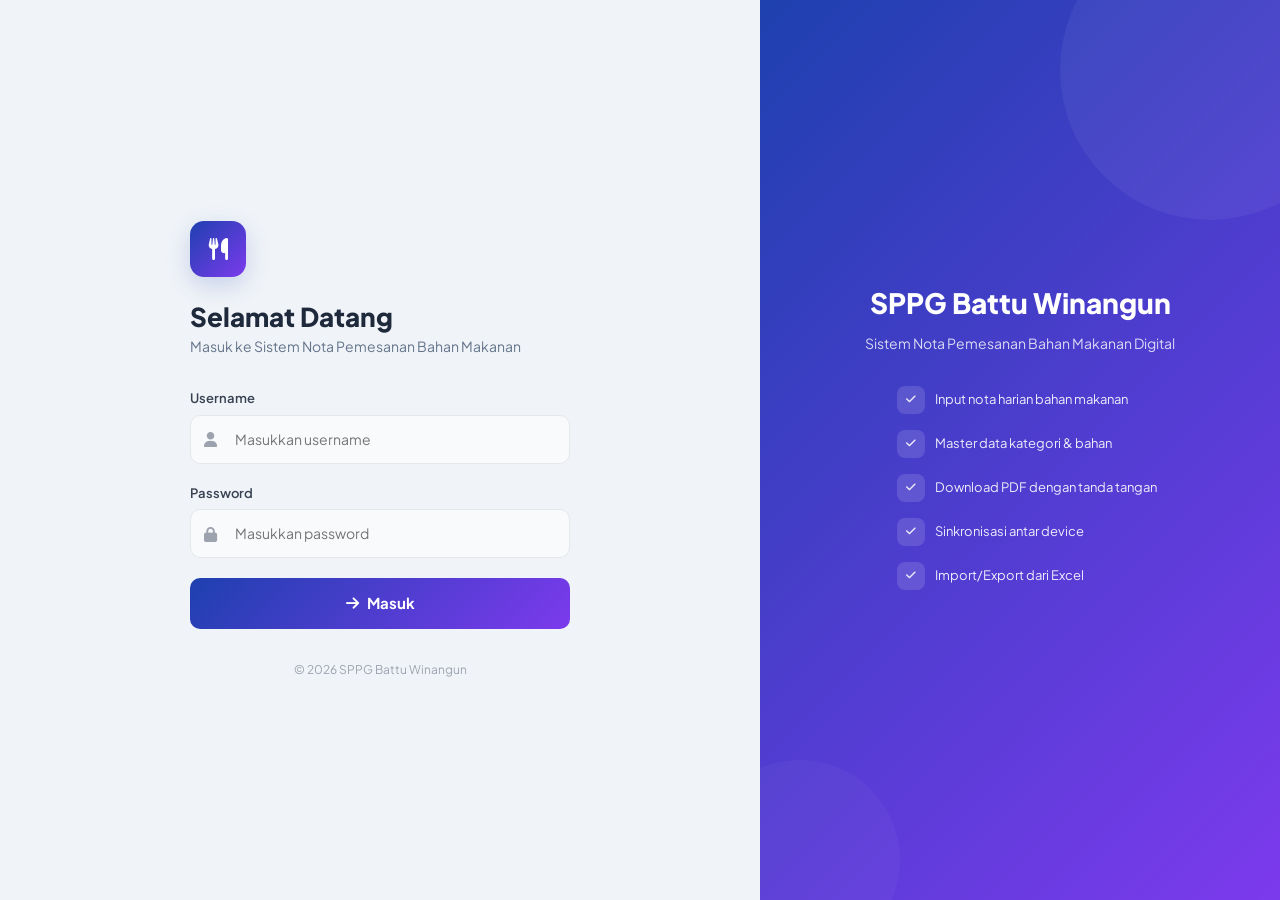
<file: index.html>
<!DOCTYPE html>
<html lang="id">
<head>
<meta charset="UTF-8">
<meta name="viewport" content="width=device-width,initial-scale=1">
<title>SPPG - Login</title>
<link href="https://cdn.jsdelivr.net/npm/bootstrap@5.3.3/dist/css/bootstrap.min.css" rel="stylesheet">
<link href="https://cdnjs.cloudflare.com/ajax/libs/font-awesome/6.5.1/css/all.min.css" rel="stylesheet">
<link href="https://fonts.googleapis.com/css2?family=Plus+Jakarta+Sans:wght@300;400;500;600;700;800&display=swap" rel="stylesheet">
<style>
*{margin:0;padding:0;box-sizing:border-box}
body{font-family:'Plus Jakarta Sans',sans-serif;min-height:100vh;display:flex;background:#f0f4f8}
.login-left{flex:1;display:flex;align-items:center;justify-content:center;padding:40px}
.login-right{width:520px;background:linear-gradient(135deg,#1e40af 0%,#7c3aed 100%);display:flex;align-items:center;justify-content:center;padding:60px;position:relative;overflow:hidden}
.login-right::before{content:'';position:absolute;width:300px;height:300px;background:rgba(255,255,255,.05);border-radius:50%;top:-80px;right:-80px}
.login-right::after{content:'';position:absolute;width:200px;height:200px;background:rgba(255,255,255,.03);border-radius:50%;bottom:-60px;left:-60px}
.right-content{position:relative;z-index:2;color:#fff;text-align:center}
.right-content h2{font-size:28px;font-weight:800;margin-bottom:12px}
.right-content p{font-size:14px;opacity:.8;line-height:1.6}
.right-content .feature-list{text-align:left;margin-top:24px}
.right-content .feature-list li{display:flex;align-items:center;gap:10px;padding:8px 0;font-size:13px;opacity:.9}
.right-content .feature-list li i{width:28px;height:28px;background:rgba(255,255,255,.15);border-radius:8px;display:flex;align-items:center;justify-content:center;font-size:11px}
.login-box{width:100%;max-width:380px}
.login-box .logo{width:56px;height:56px;background:linear-gradient(135deg,#1e40af,#7c3aed);border-radius:14px;display:flex;align-items:center;justify-content:center;margin-bottom:24px;box-shadow:0 8px 24px rgba(30,64,175,.2)}
.login-box .logo i{font-size:22px;color:#fff}
.login-box h1{font-size:26px;font-weight:800;color:#1e293b;margin-bottom:4px}
.login-box .subtitle{color:#64748b;font-size:14px;margin-bottom:32px}
.form-group{margin-bottom:20px}
.form-group label{display:block;font-size:13px;font-weight:600;color:#374151;margin-bottom:6px}
.form-group .input-icon{position:relative}
.form-group .input-icon i{position:absolute;left:14px;top:50%;transform:translateY(-50%);color:#9ca3af;font-size:15px}
.form-group input{width:100%;padding:13px 14px 13px 44px;border:1.5px solid #e5e7eb;border-radius:10px;font-size:14px;font-family:inherit;transition:all .2s;background:#f9fafb}
.form-group input:focus{outline:none;border-color:#1e40af;background:#fff;box-shadow:0 0 0 3px rgba(30,64,175,.08)}
.btn-login{width:100%;padding:14px;background:linear-gradient(135deg,#1e40af,#7c3aed);color:#fff;border:none;border-radius:10px;font-size:15px;font-weight:700;cursor:pointer;transition:all .2s;font-family:inherit}
.btn-login:hover{transform:translateY(-1px);box-shadow:0 8px 24px rgba(30,64,175,.3)}
.error-box{background:#fef2f2;border:1px solid #fecaca;border-radius:8px;padding:10px 14px;margin-top:14px;display:none;color:#dc2626;font-size:13px}
.error-box.show{display:flex;align-items:center;gap:8px}
.login-footer{margin-top:32px;text-align:center;color:#9ca3af;font-size:12px}
@media(max-width:992px){.login-right{display:none}.login-left{padding:24px}}
@media(max-width:576px){.login-box{max-width:100%}}
</style>
</head>
<body>
<div class="login-left">
<div class="login-box">
<div class="logo"><i class="fas fa-utensils"></i></div>
<h1>Selamat Datang</h1>
<p class="subtitle">Masuk ke Sistem Nota Pemesanan Bahan Makanan</p>
<form id="loginForm">
<div class="form-group"><label>Username</label><div class="input-icon"><i class="fas fa-user"></i><input type="text" id="username" placeholder="Masukkan username" required autocomplete="username"></div></div>
<div class="form-group"><label>Password</label><div class="input-icon"><i class="fas fa-lock"></i><input type="password" id="password" placeholder="Masukkan password" required autocomplete="current-password"></div></div>
<button type="submit" class="btn-login"><i class="fas fa-arrow-right me-2"></i>Masuk</button>
<div class="error-box" id="errorBox"><i class="fas fa-exclamation-circle"></i><span>Username atau password salah!</span></div>
</form>
<div class="login-footer">&copy; 2026 SPPG Battu Winangun</div>
</div>
</div>
<div class="login-right">
<div class="right-content">
<h2>SPPG Battu Winangun</h2>
<p>Sistem Nota Pemesanan Bahan Makanan Digital</p>
<ul class="feature-list">
<li><i class="fas fa-check"></i>Input nota harian bahan makanan</li>
<li><i class="fas fa-check"></i>Master data kategori & bahan</li>
<li><i class="fas fa-check"></i>Download PDF dengan tanda tangan</li>
<li><i class="fas fa-check"></i>Sinkronisasi antar device</li>
<li><i class="fas fa-check"></i>Import/Export dari Excel</li>
</ul>
</div>
</div>
<script>
const USERS=[
{username:'admin',password:'admin123',name:'Administrator',role:'admin'},
{username:'operator',password:'operator123',name:'Operator',role:'operator'}
];
(function(){
const s=JSON.parse(localStorage.getItem('sppg_session')||'null');
if(s)location.href='dashboard.html';
})();
document.getElementById('loginForm').onsubmit=function(e){
e.preventDefault();
const u=document.getElementById('username').value.trim();
const p=document.getElementById('password').value;
const user=USERS.find(x=>x.username===u&&x.password===p);
if(user){
localStorage.setItem('sppg_session',JSON.stringify({username:user.username,name:user.name,role:user.role,loginTime:new Date().toISOString()}));
location.href='dashboard.html';
}else{
const eb=document.getElementById('errorBox');eb.classList.add('show');
setTimeout(()=>eb.classList.remove('show'),3000);
}
};
</script>
</body>
</html>
</file>
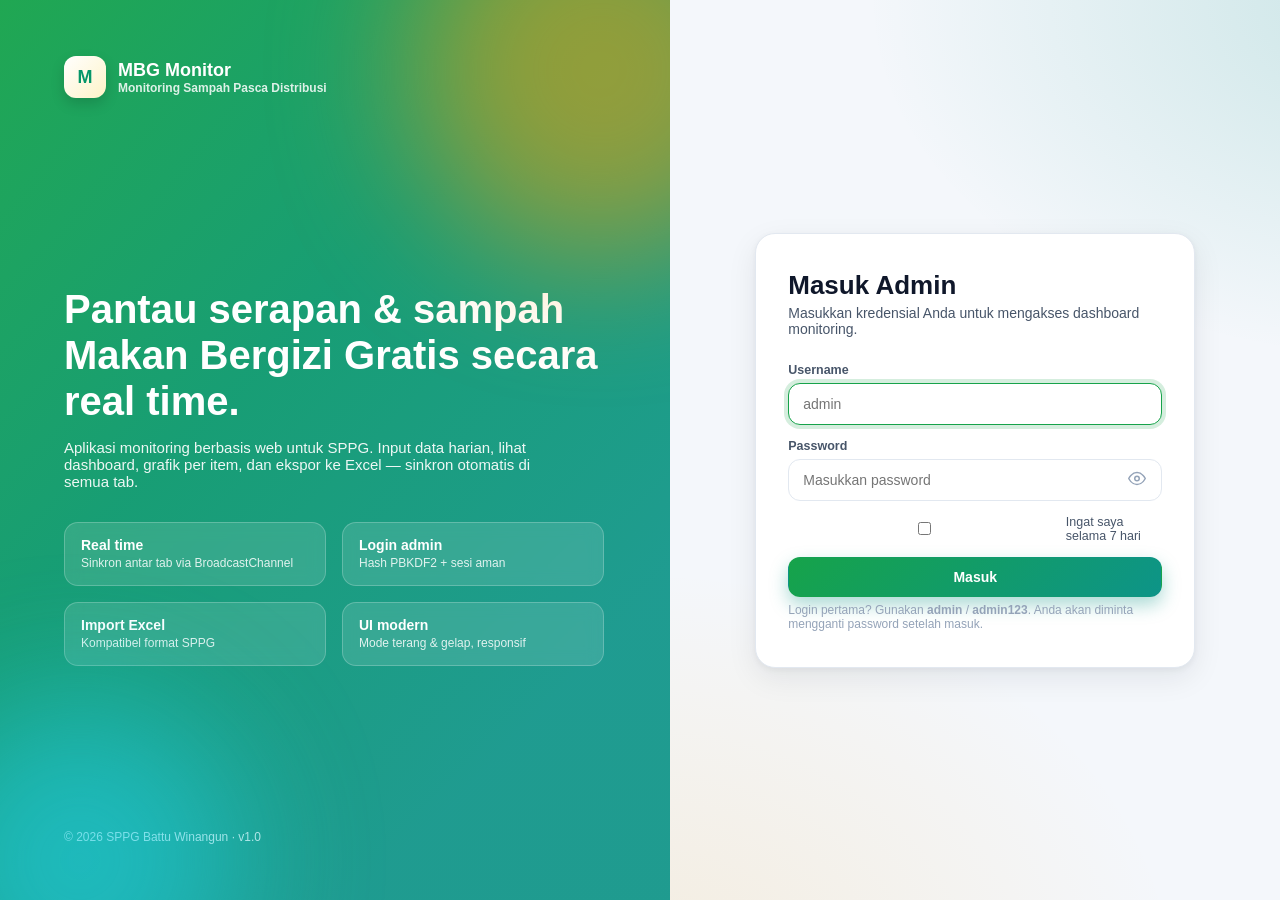
<file: mbg-monitor/login.html>
<!doctype html>
<html lang="id">
<head>
  <meta charset="utf-8" />
  <meta name="viewport" content="width=device-width, initial-scale=1" />
  <title>MBG Monitor — Login</title>
  <link rel="stylesheet" href="./assets/css/styles.css" />
</head>
<body>
  <div class="login-shell">
    <aside class="login-aside">
      <div class="brand">
        <div class="logo">M</div>
        <div>
          <div>MBG Monitor</div>
          <div style="font-size:12px;opacity:.85">Monitoring Sampah Pasca Distribusi</div>
        </div>
      </div>
      <div>
        <h1>Pantau serapan &amp; sampah Makan Bergizi Gratis secara real time.</h1>
        <p>Aplikasi monitoring berbasis web untuk SPPG. Input data harian, lihat dashboard, grafik per item, dan ekspor ke Excel — sinkron otomatis di semua tab.</p>
        <div class="features">
          <div class="feat"><b>Real time</b><span>Sinkron antar tab via BroadcastChannel</span></div>
          <div class="feat"><b>Login admin</b><span>Hash PBKDF2 + sesi aman</span></div>
          <div class="feat"><b>Import Excel</b><span>Kompatibel format SPPG</span></div>
          <div class="feat"><b>UI modern</b><span>Mode terang &amp; gelap, responsif</span></div>
        </div>
      </div>
      <div class="footnote">&copy; <span id="year"></span> SPPG Battu Winangun · v1.0</div>
    </aside>

    <main class="login-main">
      <div class="login-card" id="loginCard">
        <h2>Masuk Admin</h2>
        <p class="lead">Masukkan kredensial Anda untuk mengakses dashboard monitoring.</p>

        <div id="alert" class="alert"></div>

        <form id="loginForm" autocomplete="off">
          <div class="field">
            <label for="username">Username</label>
            <input type="text" id="username" name="username" placeholder="admin" required autofocus />
          </div>
          <div class="field">
            <label for="password">Password</label>
            <div class="input-wrap">
              <input type="password" id="password" name="password" placeholder="Masukkan password" required />
              <button type="button" class="toggle-pw" id="togglePw" aria-label="Tampilkan/sembunyikan password">
                <svg width="18" height="18" viewBox="0 0 24 24" fill="none" stroke="currentColor" stroke-width="2" stroke-linecap="round" stroke-linejoin="round"><path d="M1 12s4-8 11-8 11 8 11 8-4 8-11 8S1 12 1 12z"/><circle cx="12" cy="12" r="3"/></svg>
              </button>
            </div>
          </div>
          <div class="field">
            <label class="muted" style="display:flex;align-items:center;gap:6px;font-weight:500;">
              <input type="checkbox" id="remember" /> Ingat saya selama 7 hari
            </label>
          </div>
          <button type="submit" class="btn btn-primary btn-block">Masuk</button>
          <div class="helper" id="firstHint"></div>
        </form>
      </div>

      <!-- Card untuk paksa ganti password -->
      <div class="login-card hidden" id="changeCard">
        <h2>Ganti Password Default</h2>
        <p class="lead">Demi keamanan, ganti password default sebelum melanjutkan.</p>
        <div id="alert2" class="alert"></div>
        <form id="changeForm" autocomplete="off">
          <div class="field">
            <label>Password baru</label>
            <input type="password" id="newPw" required minlength="8" placeholder="Minimal 8 karakter" />
          </div>
          <div class="field">
            <label>Konfirmasi password baru</label>
            <input type="password" id="newPw2" required minlength="8" />
          </div>
          <button type="submit" class="btn btn-primary btn-block">Simpan &amp; Lanjut</button>
        </form>
      </div>
    </main>
  </div>

  <div class="toast-area" id="toastArea"></div>

  <script src="./assets/js/utils.js"></script>
  <script src="./assets/js/auth.js"></script>
  <script src="./assets/js/login.js"></script>
</body>
</html>
</file>
<file: mbg-monitor/assets/css/styles.css>
/* =========================================================
   MBG Monitor — Stylesheet
   Modern, colorful, glassmorphism UI dengan tema Light/Dark
   ========================================================= */

:root {
  /* Brand palette */
  --c-brand-1: #16a34a;          /* hijau MBG */
  --c-brand-2: #059669;
  --c-brand-3: #0d9488;
  --c-accent : #f59e0b;          /* amber */
  --c-danger : #ef4444;
  --c-warn   : #f97316;
  --c-info   : #3b82f6;
  --c-purple : #8b5cf6;
  --c-pink   : #ec4899;

  /* Item colors */
  --c-nasi    : #f59e0b;
  --c-hewani  : #ef4444;
  --c-sayur   : #16a34a;
  --c-nabati  : #8b5cf6;
  --c-buah    : #ec4899;
  --c-total   : #0ea5e9;

  /* Light theme */
  --bg        : #f4f7fb;
  --bg-soft   : #eef2f8;
  --card      : #ffffffcc;
  --card-solid: #ffffff;
  --border    : #e2e8f0;
  --text      : #0f172a;
  --text-soft : #475569;
  --text-mute : #94a3b8;
  --shadow    : 0 10px 30px rgba(15, 23, 42, .08), 0 2px 6px rgba(15, 23, 42, .05);
  --radius    : 16px;
  --radius-sm : 10px;
}

[data-theme="dark"] {
  --bg        : #0b1220;
  --bg-soft   : #0f172a;
  --card      : #111c33cc;
  --card-solid: #111c33;
  --border    : #1e293b;
  --text      : #e2e8f0;
  --text-soft : #cbd5e1;
  --text-mute : #94a3b8;
  --shadow    : 0 10px 30px rgba(0, 0, 0, .45), 0 2px 6px rgba(0, 0, 0, .35);
}

* { box-sizing: border-box; }
html, body { margin: 0; padding: 0; }
body {
  font-family: -apple-system, BlinkMacSystemFont, "Segoe UI", "Inter", Roboto, "Helvetica Neue", Arial, sans-serif;
  color: var(--text);
  background:
    radial-gradient(1200px 700px at -10% -20%, rgba(22,163,74,.18), transparent 60%),
    radial-gradient(900px 600px at 110% 0%, rgba(13,148,136,.18), transparent 60%),
    radial-gradient(900px 700px at 50% 110%, rgba(245,158,11,.12), transparent 60%),
    var(--bg);
  min-height: 100vh;
  -webkit-font-smoothing: antialiased;
}

[data-theme="dark"] body {
  background:
    radial-gradient(1200px 700px at -10% -20%, rgba(22,163,74,.20), transparent 60%),
    radial-gradient(900px 600px at 110% 0%, rgba(59,130,246,.18), transparent 60%),
    radial-gradient(900px 700px at 50% 110%, rgba(139,92,246,.16), transparent 60%),
    var(--bg);
}

a { color: var(--c-brand-2); text-decoration: none; }
a:hover { text-decoration: underline; }

/* =========================================================
   Boot screen (index.html redirector)
   ========================================================= */
.boot-screen {
  display: grid;
  place-items: center;
  min-height: 100vh;
}
.boot-card {
  background: var(--card-solid);
  padding: 32px 40px;
  border-radius: var(--radius);
  box-shadow: var(--shadow);
  text-align: center;
}
.boot-spinner {
  width: 44px; height: 44px; margin: 0 auto 12px;
  border: 4px solid var(--border);
  border-top-color: var(--c-brand-1);
  border-radius: 50%;
  animation: spin .8s linear infinite;
}
@keyframes spin { to { transform: rotate(360deg); } }

/* =========================================================
   Login page
   ========================================================= */
.login-shell {
  display: grid;
  grid-template-columns: 1.1fr 1fr;
  min-height: 100vh;
}
.login-aside {
  position: relative;
  color: white;
  padding: 56px 64px;
  display: flex; flex-direction: column; justify-content: space-between;
  background:
    linear-gradient(135deg, rgba(22,163,74,.95), rgba(5,150,105,.92) 40%, rgba(13,148,136,.92) 80%);
  overflow: hidden;
}
.login-aside::before, .login-aside::after {
  content: ""; position: absolute; border-radius: 50%; filter: blur(70px); opacity: .55;
}
.login-aside::before { width: 380px; height: 380px; background: #f59e0b; top: -120px; right: -120px; }
.login-aside::after  { width: 320px; height: 320px; background: #22d3ee; bottom: -120px; left: -80px; }
.login-aside .brand { display: flex; align-items: center; gap: 12px; font-weight: 700; font-size: 18px; }
.login-aside .brand .logo {
  width: 42px; height: 42px; border-radius: 12px;
  background: linear-gradient(135deg, #fff, #fef3c7);
  display: grid; place-items: center; color: var(--c-brand-2); font-weight: 800;
  box-shadow: 0 6px 14px rgba(0,0,0,.15);
}
.login-aside h1 { font-size: 40px; line-height: 1.15; margin: 24px 0 12px; }
.login-aside p  { font-size: 15px; opacity: .92; max-width: 480px; }
.login-aside .features {
  margin-top: 32px; display: grid; grid-template-columns: 1fr 1fr; gap: 16px; max-width: 540px;
}
.login-aside .feat {
  background: rgba(255,255,255,.12); border: 1px solid rgba(255,255,255,.22);
  padding: 14px 16px; border-radius: 14px; backdrop-filter: blur(8px);
}
.login-aside .feat b { display: block; font-size: 14px; }
.login-aside .feat span { font-size: 12px; opacity: .85; }
.login-aside .footnote { font-size: 12px; opacity: .8; }

.login-main {
  display: flex; align-items: center; justify-content: center; padding: 32px;
}
.login-card {
  width: 100%; max-width: 440px;
  background: var(--card-solid);
  border: 1px solid var(--border);
  box-shadow: var(--shadow);
  border-radius: 20px;
  padding: 36px 32px;
}
.login-card h2 { margin: 0 0 4px; font-size: 26px; }
.login-card .lead { color: var(--text-soft); margin: 0 0 26px; font-size: 14px; }

.field { margin-bottom: 14px; }
.field label { display: block; font-size: 12.5px; font-weight: 600; color: var(--text-soft); margin-bottom: 6px; }
.field .input-wrap { position: relative; }
.field input, .field select, .field textarea {
  width: 100%; padding: 12px 14px; border-radius: 12px;
  border: 1px solid var(--border);
  background: var(--card-solid);
  color: var(--text);
  font-size: 14px;
  transition: border-color .15s, box-shadow .15s;
}
.field input:focus, .field select:focus, .field textarea:focus {
  outline: none; border-color: var(--c-brand-1);
  box-shadow: 0 0 0 4px rgba(22,163,74,.18);
}
.field .toggle-pw {
  position: absolute; right: 10px; top: 50%; transform: translateY(-50%);
  background: transparent; border: 0; cursor: pointer; color: var(--text-mute);
}
.btn {
  display: inline-flex; align-items: center; gap: 8px; justify-content: center;
  padding: 11px 18px; border-radius: 12px; border: 1px solid transparent;
  font-weight: 600; font-size: 14px; cursor: pointer; transition: transform .05s, box-shadow .15s, background .15s;
  background: var(--card-solid); color: var(--text);
}
.btn:active { transform: translateY(1px); }
.btn-primary {
  color: white;
  background: linear-gradient(135deg, var(--c-brand-1), var(--c-brand-3));
  box-shadow: 0 8px 18px rgba(13,148,136,.35);
}
.btn-primary:hover { box-shadow: 0 10px 22px rgba(13,148,136,.45); }
.btn-block { width: 100%; }
.btn-ghost { background: transparent; border-color: var(--border); }
.btn-ghost:hover { background: var(--bg-soft); }
.btn-danger { color: white; background: linear-gradient(135deg, #ef4444, #b91c1c); }
.btn-warning { color: white; background: linear-gradient(135deg, #f59e0b, #b45309); }
.btn-info { color: white; background: linear-gradient(135deg, #3b82f6, #1d4ed8); }
.btn-sm { padding: 7px 12px; font-size: 12.5px; border-radius: 10px; }

.alert {
  padding: 10px 12px; border-radius: 10px; font-size: 13px; margin-bottom: 12px;
  display: none;
}
.alert.show { display: block; }
.alert-error { background: #fee2e2; color: #991b1b; border: 1px solid #fecaca; }
.alert-success { background: #dcfce7; color: #166534; border: 1px solid #bbf7d0; }
.alert-info { background: #dbeafe; color: #1e3a8a; border: 1px solid #bfdbfe; }
[data-theme="dark"] .alert-error { background: #3f1d1d; color: #fecaca; border-color: #7f1d1d; }
[data-theme="dark"] .alert-success { background: #14331f; color: #bbf7d0; border-color: #166534; }
[data-theme="dark"] .alert-info { background: #1e2a44; color: #bfdbfe; border-color: #1e3a8a; }

.helper { font-size: 12px; color: var(--text-mute); margin-top: 6px; }

@media (max-width: 900px) {
  .login-shell { grid-template-columns: 1fr; }
  .login-aside { padding: 28px; }
  .login-aside h1 { font-size: 28px; }
}

/* =========================================================
   App layout
   ========================================================= */
.app {
  display: grid;
  grid-template-columns: 260px 1fr;
  min-height: 100vh;
}

.sidebar {
  position: sticky; top: 0; height: 100vh;
  padding: 20px 14px;
  border-right: 1px solid var(--border);
  background: var(--card-solid);
  display: flex; flex-direction: column; gap: 8px;
  z-index: 5;
}
.sidebar .brand {
  display: flex; align-items: center; gap: 10px; padding: 6px 10px 16px;
}
.sidebar .brand .logo {
  width: 38px; height: 38px; border-radius: 10px;
  background: linear-gradient(135deg, var(--c-brand-1), var(--c-brand-3));
  color: white; font-weight: 800; display: grid; place-items: center;
  box-shadow: 0 6px 14px rgba(13,148,136,.35);
}
.sidebar .brand .name { font-weight: 700; }
.sidebar .brand .sub { font-size: 11px; color: var(--text-mute); }

.nav-item {
  display: flex; align-items: center; gap: 10px;
  padding: 10px 12px; border-radius: 10px; color: var(--text-soft);
  cursor: pointer; font-size: 14px; user-select: none;
  border: 1px solid transparent;
}
.nav-item .ico { width: 18px; height: 18px; flex: none; }
.nav-item:hover { background: var(--bg-soft); color: var(--text); }
.nav-item.active {
  background: linear-gradient(135deg, rgba(22,163,74,.10), rgba(13,148,136,.10));
  color: var(--c-brand-2); border-color: rgba(22,163,74,.25);
  font-weight: 600;
}

.sidebar .spacer { flex: 1; }
.sidebar .who {
  padding: 10px 12px; border-top: 1px solid var(--border); font-size: 12px; color: var(--text-mute);
  display: flex; align-items: center; gap: 10px;
}
.sidebar .who .avatar {
  width: 32px; height: 32px; border-radius: 50%; background: linear-gradient(135deg, var(--c-purple), var(--c-pink));
  color: white; display: grid; place-items: center; font-weight: 700; font-size: 12px;
}

.main { display: flex; flex-direction: column; }
.topbar {
  position: sticky; top: 0; z-index: 4;
  background: var(--card);
  backdrop-filter: blur(10px);
  border-bottom: 1px solid var(--border);
  display: flex; align-items: center; gap: 12px;
  padding: 10px 18px;
}
.topbar .title { font-weight: 700; font-size: 16px; flex: 1; }
.topbar .pulse {
  display: inline-flex; align-items: center; gap: 8px; font-size: 12px; color: var(--text-soft);
  padding: 4px 10px; border-radius: 999px; border: 1px solid var(--border); background: var(--bg-soft);
}
.topbar .pulse::before {
  content: ""; width: 8px; height: 8px; border-radius: 50%;
  background: var(--c-brand-1); box-shadow: 0 0 0 0 rgba(22,163,74,.6);
  animation: pulse 1.6s infinite;
}
@keyframes pulse {
  0%   { box-shadow: 0 0 0 0 rgba(22,163,74,.55); }
  70%  { box-shadow: 0 0 0 10px rgba(22,163,74,0); }
  100% { box-shadow: 0 0 0 0 rgba(22,163,74,0); }
}

.icon-btn {
  width: 36px; height: 36px; display: grid; place-items: center;
  border-radius: 10px; border: 1px solid var(--border); background: var(--card-solid);
  cursor: pointer; color: var(--text-soft);
}
.icon-btn:hover { color: var(--text); background: var(--bg-soft); }

.content { padding: 22px; }
.page { display: none; }
.page.active { display: block; animation: fadeIn .25s ease; }
@keyframes fadeIn { from { opacity: 0; transform: translateY(4px); } to { opacity: 1; transform: none; } }

.page-header {
  display: flex; align-items: flex-end; justify-content: space-between; gap: 12px;
  margin-bottom: 16px; flex-wrap: wrap;
}
.page-header h1 { margin: 0; font-size: 22px; }
.page-header p  { margin: 4px 0 0; color: var(--text-soft); font-size: 13px; }
.page-header .actions { display: flex; gap: 8px; flex-wrap: wrap; }

/* Cards & grid */
.grid { display: grid; gap: 14px; }
.grid.cols-4 { grid-template-columns: repeat(4, minmax(0, 1fr)); }
.grid.cols-3 { grid-template-columns: repeat(3, minmax(0, 1fr)); }
.grid.cols-2 { grid-template-columns: repeat(2, minmax(0, 1fr)); }
@media (max-width: 1100px) { .grid.cols-4 { grid-template-columns: repeat(2, minmax(0,1fr)); } }
@media (max-width: 720px)  { .grid.cols-4, .grid.cols-3, .grid.cols-2 { grid-template-columns: 1fr; } }

.card {
  background: var(--card-solid);
  border: 1px solid var(--border);
  border-radius: var(--radius);
  box-shadow: var(--shadow);
  overflow: hidden;
}
.card .card-head {
  display: flex; align-items: center; justify-content: space-between; gap: 10px;
  padding: 14px 16px; border-bottom: 1px solid var(--border);
}
.card .card-head h3 { margin: 0; font-size: 14.5px; }
.card .card-head .sub { color: var(--text-mute); font-size: 12px; }
.card .card-body { padding: 16px; }

/* KPI cards */
.kpi {
  position: relative; overflow: hidden;
  background: var(--card-solid);
  border-radius: var(--radius);
  border: 1px solid var(--border);
  padding: 16px 18px;
  box-shadow: var(--shadow);
}
.kpi .label { font-size: 12px; color: var(--text-mute); }
.kpi .value { font-size: 26px; font-weight: 700; margin-top: 4px; }
.kpi .delta { font-size: 12px; color: var(--text-soft); margin-top: 2px; }
.kpi .ico {
  position: absolute; right: 14px; top: 14px;
  width: 38px; height: 38px; border-radius: 12px;
  display: grid; place-items: center; color: white;
}
.kpi.k-green   .ico { background: linear-gradient(135deg, var(--c-brand-1), var(--c-brand-3)); }
.kpi.k-amber   .ico { background: linear-gradient(135deg, #f59e0b, #b45309); }
.kpi.k-red     .ico { background: linear-gradient(135deg, #ef4444, #b91c1c); }
.kpi.k-blue    .ico { background: linear-gradient(135deg, #3b82f6, #1d4ed8); }
.kpi.k-purple  .ico { background: linear-gradient(135deg, #8b5cf6, #6d28d9); }
.kpi.k-pink    .ico { background: linear-gradient(135deg, #ec4899, #be185d); }
.kpi::after {
  content: ""; position: absolute; left: -30px; bottom: -30px;
  width: 120px; height: 120px; border-radius: 50%;
  background: radial-gradient(closest-side, rgba(22,163,74,.18), transparent 70%);
  pointer-events: none;
}

/* Item ringkasan */
.item-card {
  position: relative; padding: 16px;
  border-radius: var(--radius); border: 1px solid var(--border);
  background: var(--card-solid); box-shadow: var(--shadow);
  display: flex; flex-direction: column; gap: 10px;
}
.item-card .head { display: flex; align-items: center; gap: 10px; }
.item-card .swatch {
  width: 34px; height: 34px; border-radius: 10px; color: white; font-weight: 700;
  display: grid; place-items: center;
}
.item-card .name { font-weight: 700; }
.item-card .meta { color: var(--text-mute); font-size: 12px; }
.item-card .num { font-size: 18px; font-weight: 700; }
.item-card .row { display: flex; justify-content: space-between; gap: 8px; font-size: 13px; }
.item-card .progress {
  height: 8px; background: var(--bg-soft); border-radius: 999px; overflow: hidden;
}
.item-card .progress > span {
  display: block; height: 100%; border-radius: 999px;
  background: linear-gradient(90deg, var(--c-brand-1), var(--c-brand-3));
  transition: width .4s ease;
}
.item-card.t-nasi   .swatch { background: linear-gradient(135deg, #fbbf24, #d97706); }
.item-card.t-hewani .swatch { background: linear-gradient(135deg, #f87171, #b91c1c); }
.item-card.t-sayur  .swatch { background: linear-gradient(135deg, #34d399, #047857); }
.item-card.t-nabati .swatch { background: linear-gradient(135deg, #a78bfa, #6d28d9); }
.item-card.t-buah   .swatch { background: linear-gradient(135deg, #f472b6, #be185d); }
.item-card.t-total  .swatch { background: linear-gradient(135deg, #38bdf8, #1d4ed8); }

/* Badges & status */
.badge {
  display: inline-flex; align-items: center; gap: 6px; padding: 4px 10px;
  font-size: 12px; font-weight: 600; border-radius: 999px;
  background: var(--bg-soft); color: var(--text-soft);
}
.badge.b-ok    { background: #dcfce7; color: #166534; }
.badge.b-warn  { background: #fef3c7; color: #92400e; }
.badge.b-err   { background: #fee2e2; color: #991b1b; }
.badge.b-info  { background: #dbeafe; color: #1e3a8a; }
[data-theme="dark"] .badge.b-ok   { background: #14331f; color: #bbf7d0; }
[data-theme="dark"] .badge.b-warn { background: #3a2a10; color: #fcd34d; }
[data-theme="dark"] .badge.b-err  { background: #3f1d1d; color: #fecaca; }
[data-theme="dark"] .badge.b-info { background: #1e2a44; color: #bfdbfe; }

/* Tables */
.table-wrap { overflow: auto; border-radius: var(--radius); border: 1px solid var(--border); background: var(--card-solid); }
table.tbl {
  width: 100%; border-collapse: separate; border-spacing: 0; font-size: 13px;
}
table.tbl thead th {
  position: sticky; top: 0; z-index: 1;
  background: var(--bg-soft);
  text-align: left; padding: 10px 12px;
  font-weight: 600; color: var(--text-soft);
  border-bottom: 1px solid var(--border);
  white-space: nowrap;
  cursor: pointer; user-select: none;
}
table.tbl thead th .sort { color: var(--text-mute); margin-left: 4px; }
table.tbl tbody td {
  padding: 10px 12px; border-bottom: 1px solid var(--border); white-space: nowrap;
}
table.tbl tbody tr:hover td { background: var(--bg-soft); }
table.tbl tfoot td {
  padding: 10px 12px; font-weight: 700; background: var(--bg-soft); border-top: 1px solid var(--border);
}
.col-num { text-align: right; font-variant-numeric: tabular-nums; }
.tbl-actions { display: inline-flex; gap: 6px; }

/* Toolbar */
.toolbar {
  display: flex; align-items: center; gap: 10px; flex-wrap: wrap;
  margin-bottom: 12px;
}
.toolbar .grow { flex: 1; }
.search {
  position: relative; flex: 1; max-width: 360px;
}
.search input {
  width: 100%; padding: 9px 12px 9px 34px; border-radius: 10px;
  border: 1px solid var(--border); background: var(--card-solid); color: var(--text); font-size: 13.5px;
}
.search svg { position: absolute; left: 10px; top: 50%; transform: translateY(-50%); color: var(--text-mute); }

/* Modal */
.modal-mask {
  position: fixed; inset: 0; background: rgba(15,23,42,.55); display: none;
  align-items: center; justify-content: center; z-index: 50; padding: 20px;
}
.modal-mask.show { display: flex; animation: fadeIn .2s ease; }
.modal {
  background: var(--card-solid); border: 1px solid var(--border);
  border-radius: var(--radius); width: 100%; max-width: 720px;
  box-shadow: var(--shadow); max-height: calc(100vh - 40px); display: flex; flex-direction: column;
}
.modal .modal-head {
  display: flex; align-items: center; gap: 10px; padding: 14px 16px;
  border-bottom: 1px solid var(--border);
}
.modal .modal-head h3 { margin: 0; font-size: 16px; flex: 1; }
.modal .modal-body { padding: 16px; overflow: auto; }
.modal .modal-foot {
  padding: 12px 16px; border-top: 1px solid var(--border);
  display: flex; gap: 8px; justify-content: flex-end;
}
.modal-lg { max-width: 980px; }

/* Toast */
.toast-area {
  position: fixed; right: 18px; bottom: 18px; z-index: 100;
  display: flex; flex-direction: column; gap: 8px; max-width: 360px;
}
.toast {
  background: var(--card-solid); border: 1px solid var(--border); padding: 10px 12px;
  border-radius: 12px; box-shadow: var(--shadow); font-size: 13px;
  display: flex; gap: 8px; align-items: flex-start;
  animation: slideIn .25s ease;
}
.toast.t-success { border-left: 4px solid var(--c-brand-1); }
.toast.t-error   { border-left: 4px solid var(--c-danger); }
.toast.t-info    { border-left: 4px solid var(--c-info); }
.toast.t-warn    { border-left: 4px solid var(--c-warn); }
@keyframes slideIn { from { opacity: 0; transform: translateY(8px); } to { opacity: 1; transform: none; } }

/* Form grid */
.form-grid {
  display: grid; grid-template-columns: repeat(2, 1fr); gap: 12px;
}
.form-grid .full { grid-column: 1 / -1; }
.form-grid h4 {
  grid-column: 1 / -1; margin: 8px 0 -2px; font-size: 13px; color: var(--text-soft);
  text-transform: uppercase; letter-spacing: .04em;
}
@media (max-width: 720px) { .form-grid { grid-template-columns: 1fr; } }

/* Mobile sidebar */
.menu-toggle { display: none; }
@media (max-width: 980px) {
  .app { grid-template-columns: 1fr; }
  .sidebar {
    position: fixed; top: 0; left: -280px; width: 260px; height: 100vh;
    transition: left .25s ease;
  }
  .sidebar.open { left: 0; }
  .menu-toggle { display: inline-grid; }
  .sidebar-mask {
    display: none; position: fixed; inset: 0; background: rgba(0,0,0,.5); z-index: 4;
  }
  .sidebar-mask.show { display: block; }
}

/* Misc */
.muted { color: var(--text-mute); }
.text-soft { color: var(--text-soft); }
.text-right { text-align: right; }
.flex { display: flex; }
.gap-8 { gap: 8px; }
.gap-12 { gap: 12px; }
.mt-8 { margin-top: 8px; }
.mt-12 { margin-top: 12px; }
.mt-16 { margin-top: 16px; }
.mb-12 { margin-bottom: 12px; }
.hidden { display: none !important; }

.chart-wrap { position: relative; height: 320px; }
.chart-wrap.lg { height: 380px; }

/* Tabs */
.tabs { display: flex; gap: 6px; flex-wrap: wrap; margin-bottom: 12px; }
.tab {
  padding: 7px 12px; border-radius: 999px; cursor: pointer; font-size: 12.5px;
  border: 1px solid var(--border); background: var(--card-solid); color: var(--text-soft);
}
.tab.active {
  background: linear-gradient(135deg, var(--c-brand-1), var(--c-brand-3));
  color: white; border-color: transparent;
}

/* Pagination */
.pagination { display: flex; align-items: center; gap: 6px; padding: 10px; justify-content: flex-end; }
.pagination .page-btn {
  min-width: 32px; height: 32px; padding: 0 10px; border-radius: 8px;
  border: 1px solid var(--border); background: var(--card-solid); color: var(--text-soft); cursor: pointer;
}
.pagination .page-btn.active { background: var(--c-brand-1); color: white; border-color: transparent; }
.pagination .page-btn:disabled { opacity: .5; cursor: not-allowed; }


/* =========================================================
   Print friendly (Cetak / PDF dari dashboard)
   ========================================================= */
@media print {
  body { background: #fff !important; }
  .sidebar, .topbar, .menu-toggle, .icon-btn, .pagination,
  .toolbar, .tab, .tabs, .nav-item, .modal-mask, .toast-area,
  #emptyHint, .page-header .actions { display: none !important; }
  .app { display: block !important; }
  .main { display: block !important; }
  .content { padding: 0 !important; }
  .page { display: none !important; }
  .page.active { display: block !important; }
  .card, .kpi, .item-card {
    box-shadow: none !important;
    border-color: #cbd5e1 !important;
    page-break-inside: avoid;
    background: #fff !important;
  }
  .table-wrap { max-height: none !important; overflow: visible !important; }
  table.tbl thead th { background: #f1f5f9 !important; color: #0f172a !important; position: static !important; }
  .chart-wrap { height: 280px !important; page-break-inside: avoid; }
}


/* =========================================================
   Floating Action Button (FAB) — tombol Tambah Data mengambang
   ========================================================= */
.fab {
  position: fixed;
  right: 22px;
  bottom: 22px;
  z-index: 40;
  display: inline-flex;
  align-items: center;
  gap: 8px;
  padding: 14px 22px 14px 18px;
  border: 0;
  border-radius: 999px;
  cursor: pointer;
  font-weight: 700;
  font-size: 14.5px;
  color: white;
  background: linear-gradient(135deg, var(--c-brand-1), var(--c-brand-3));
  box-shadow: 0 12px 28px rgba(13, 148, 136, .45), 0 4px 10px rgba(15, 23, 42, .15);
  transition: transform .15s ease, box-shadow .15s ease;
}
.fab:hover {
  transform: translateY(-2px) scale(1.03);
  box-shadow: 0 18px 36px rgba(13, 148, 136, .55), 0 6px 14px rgba(15, 23, 42, .2);
}
.fab:active { transform: translateY(0); }
.fab .fab-label { white-space: nowrap; }

/* Sembunyikan FAB saat modal terbuka */
.modal-mask.show ~ .fab,
body:has(.modal-mask.show) .fab { display: none; }

/* Sembunyikan label di mobile, jadi tombol bulat saja */
@media (max-width: 640px) {
  .fab { padding: 14px; }
  .fab .fab-label { display: none; }
}

/* Tidak tampil saat print */
@media print { .fab { display: none !important; } }
</file>
